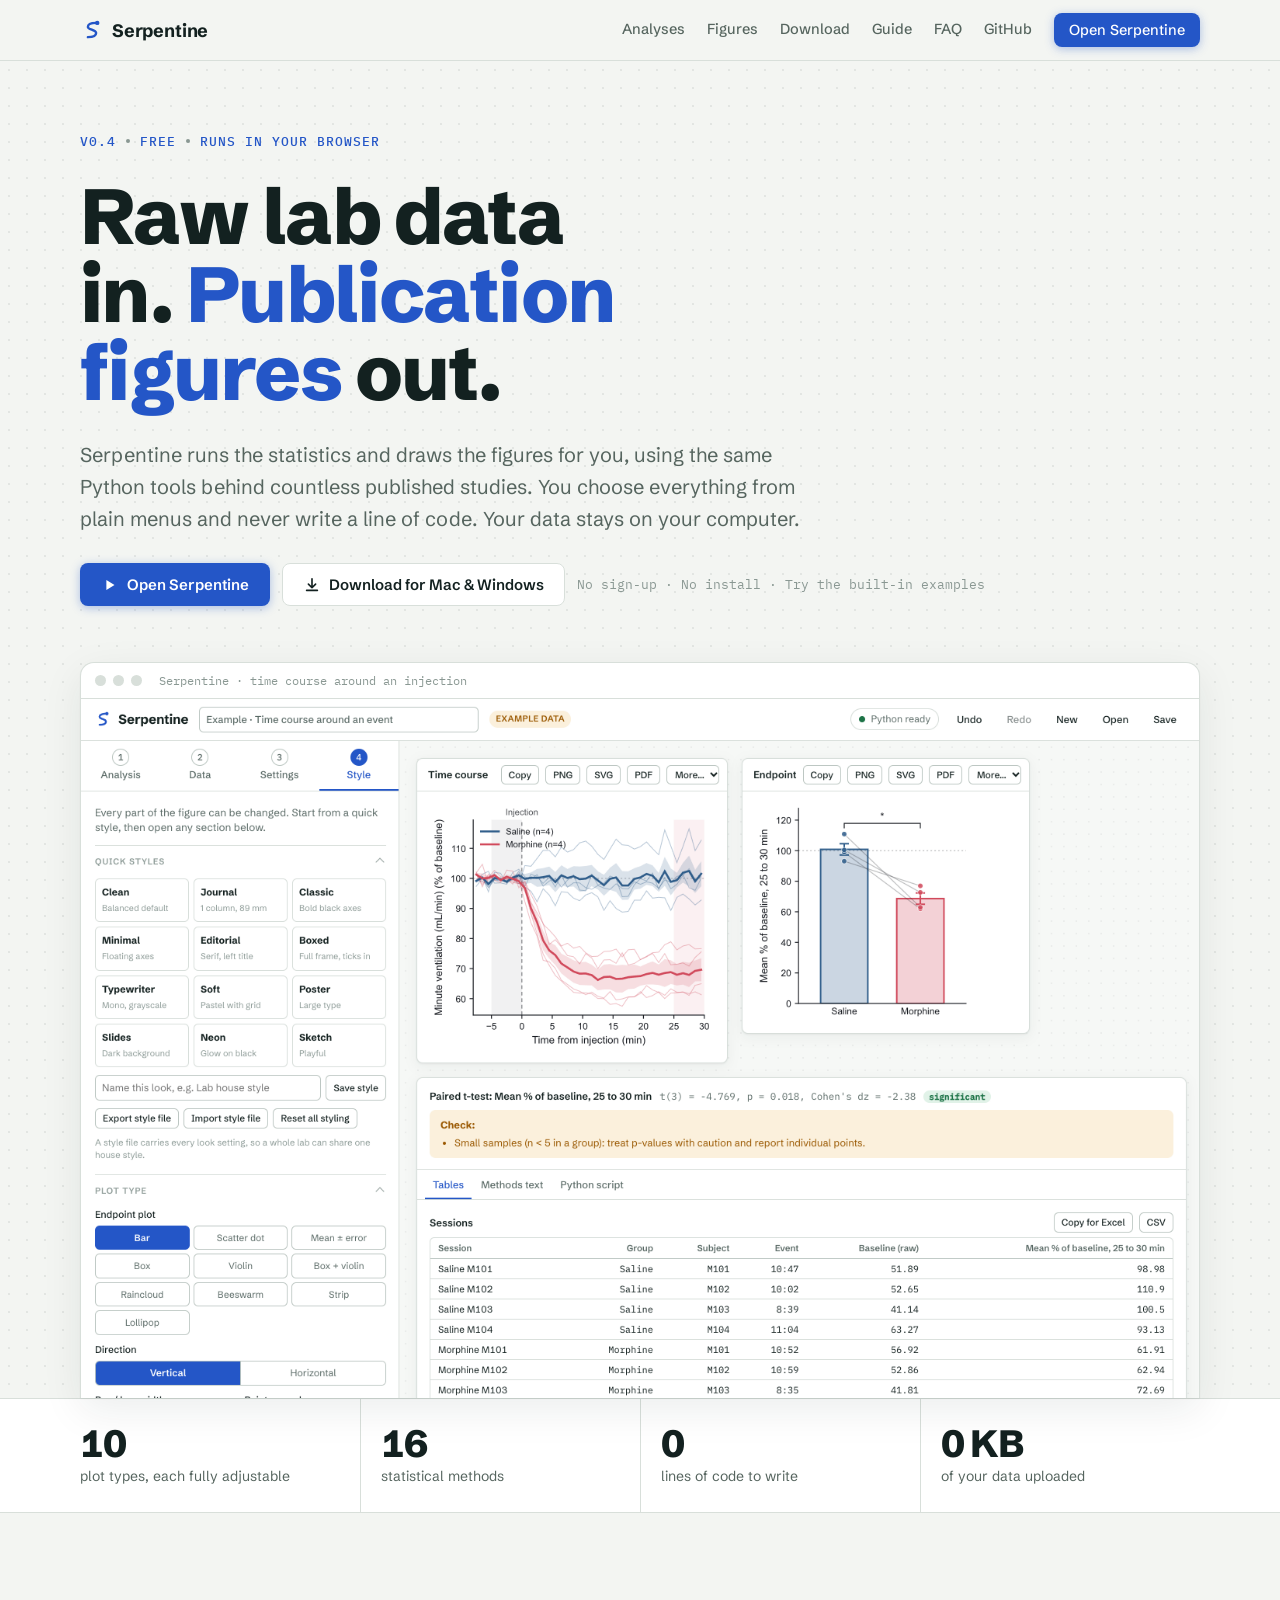
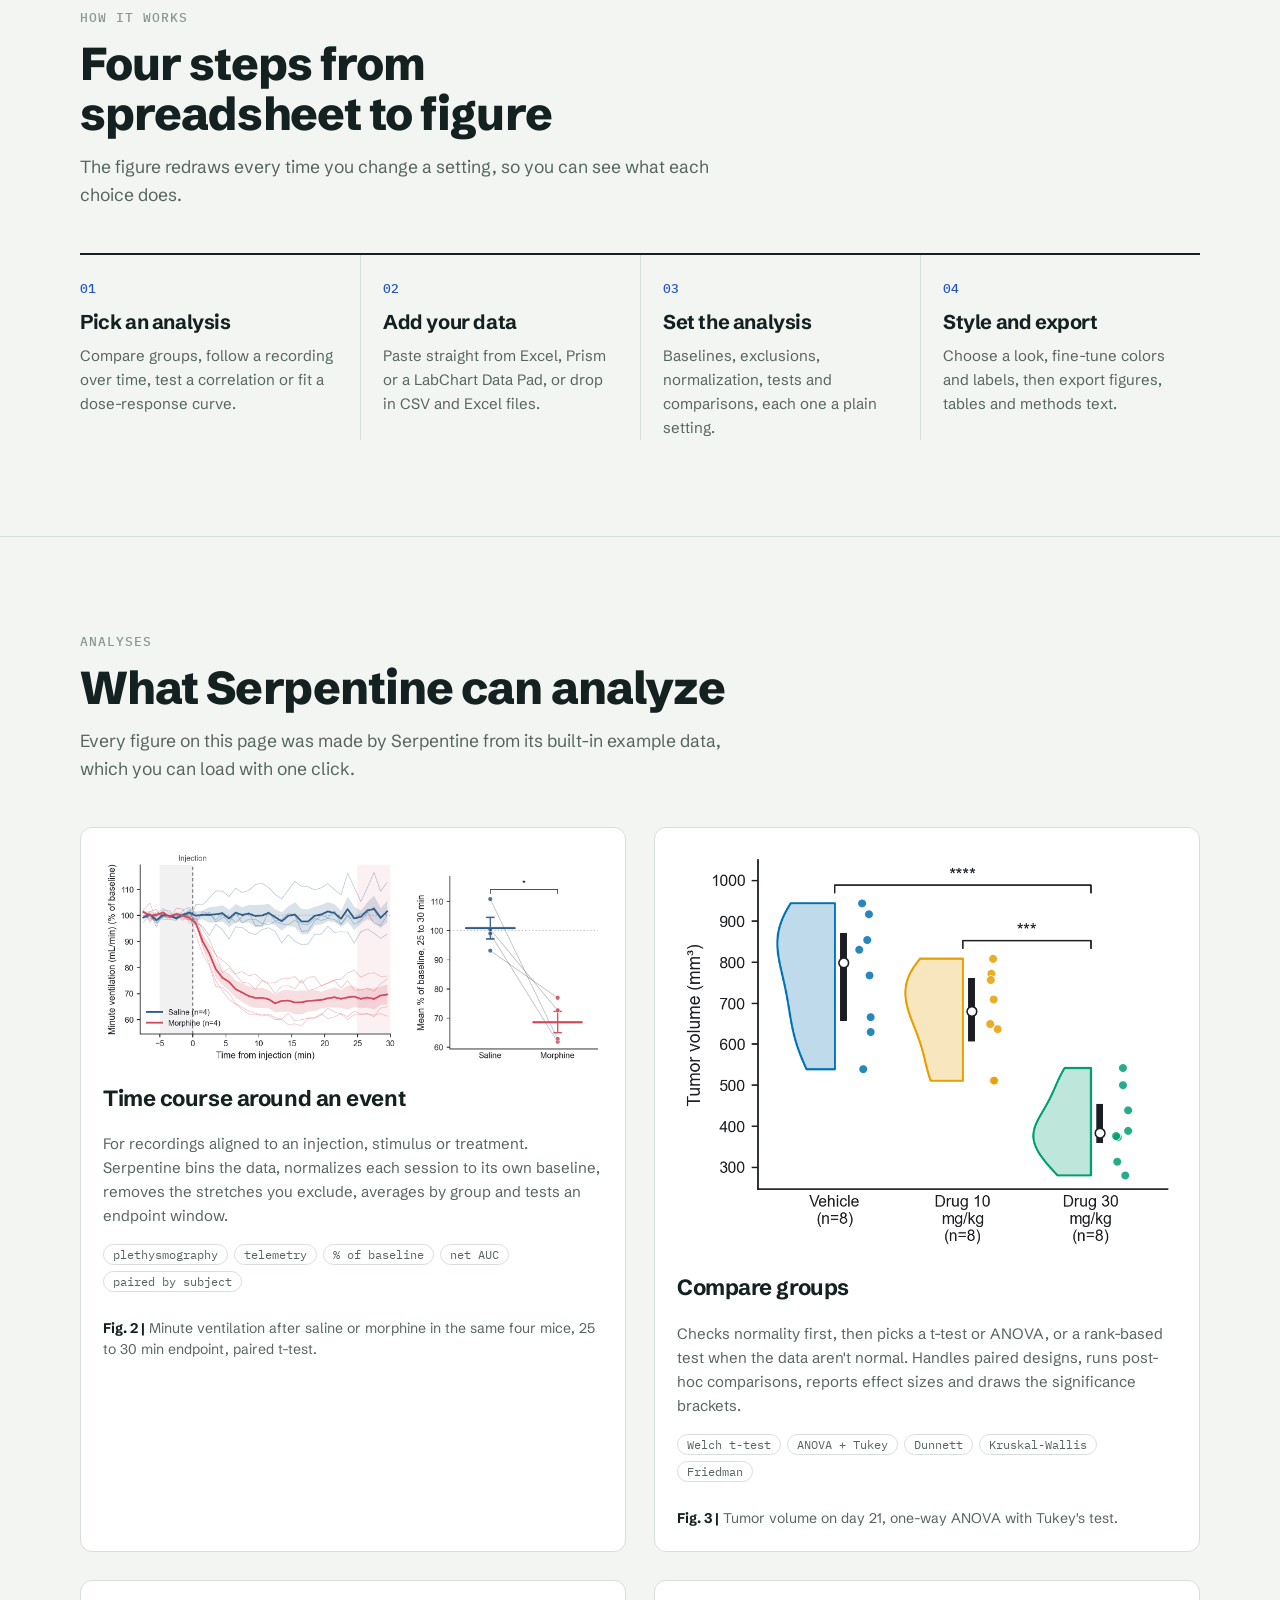
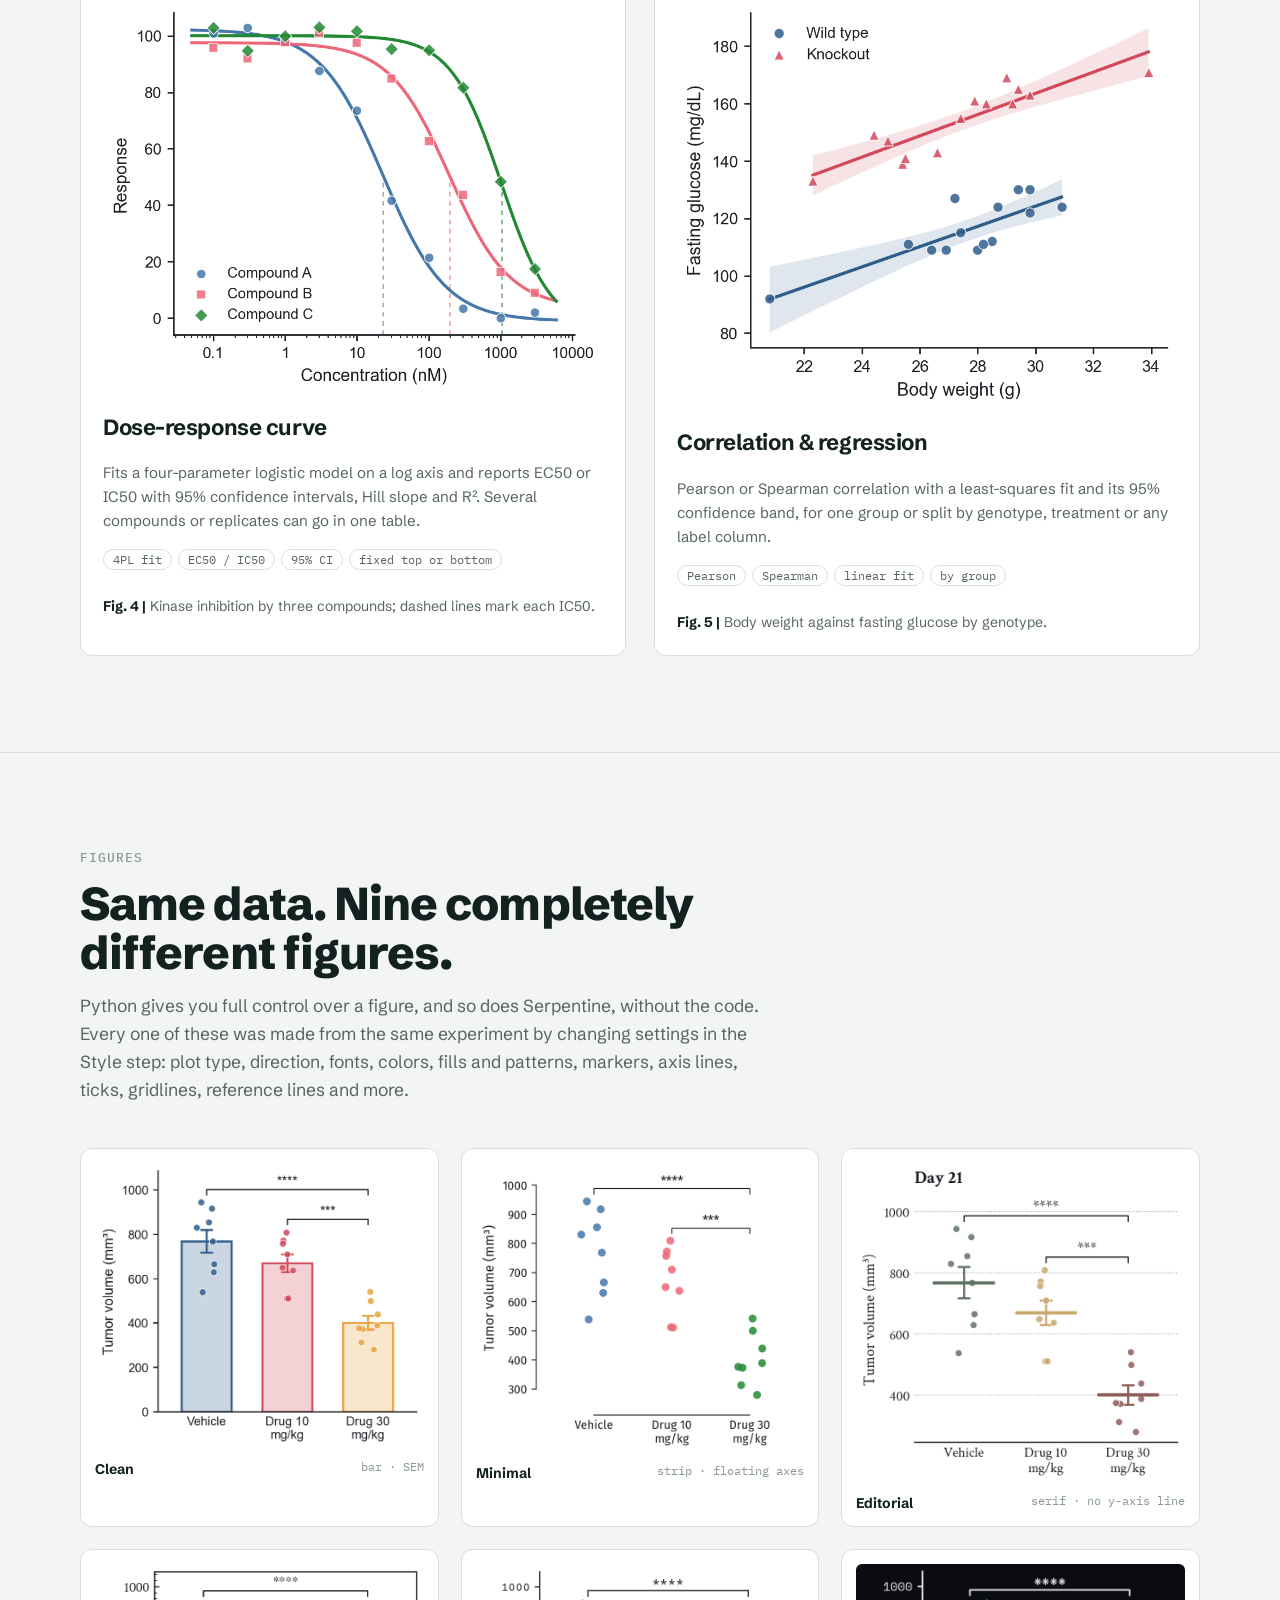
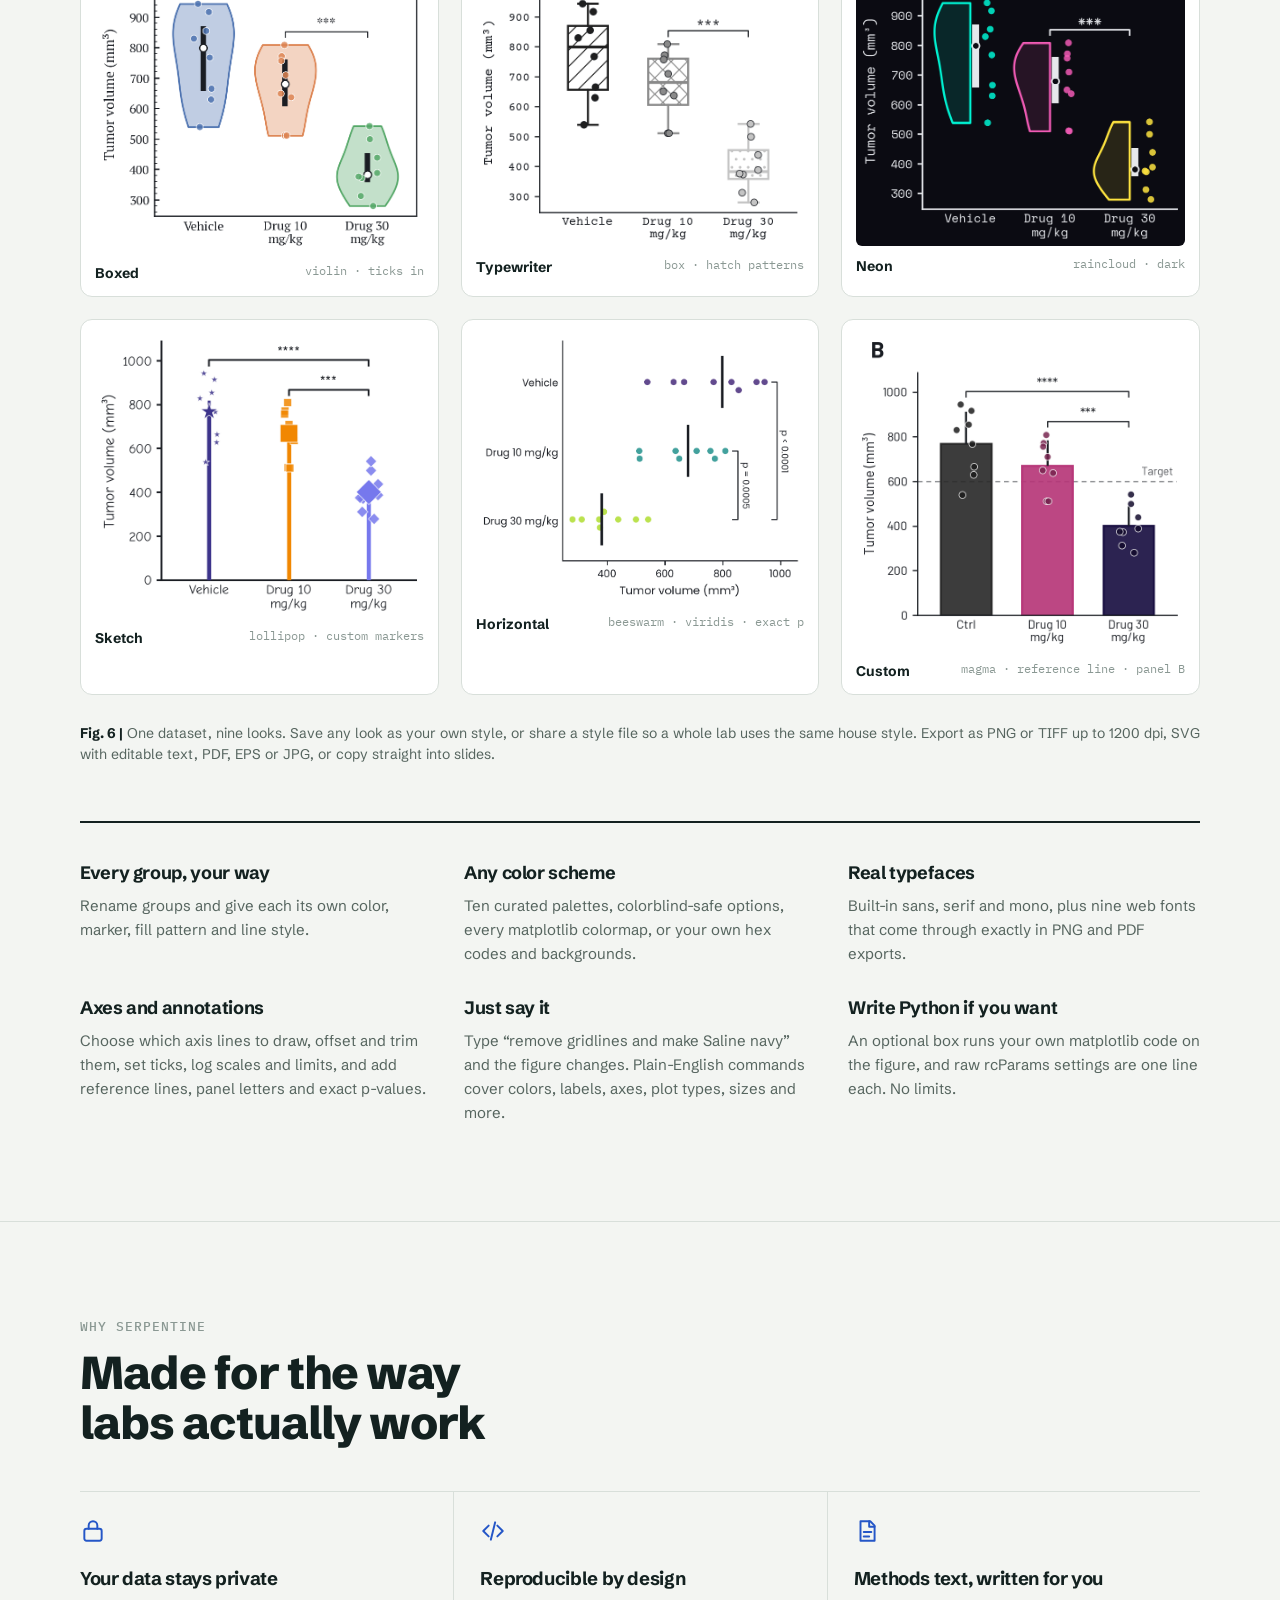
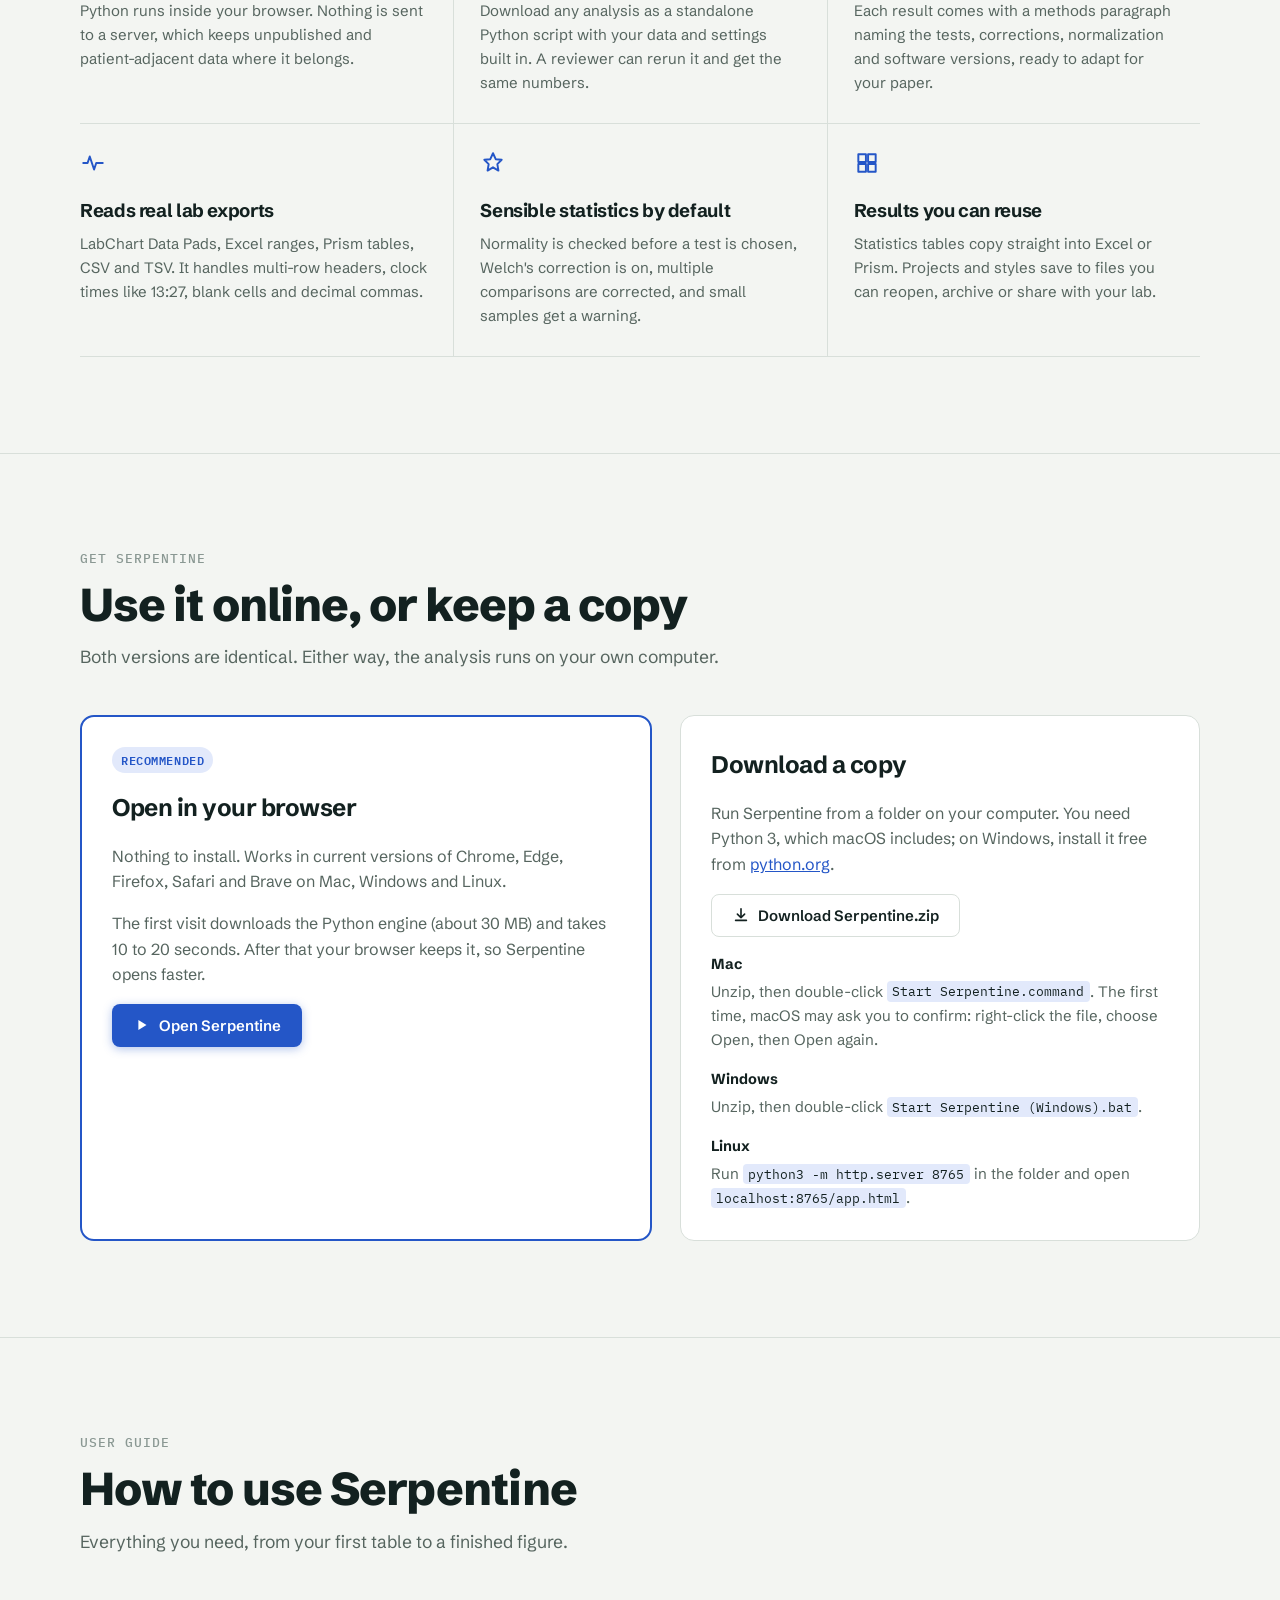
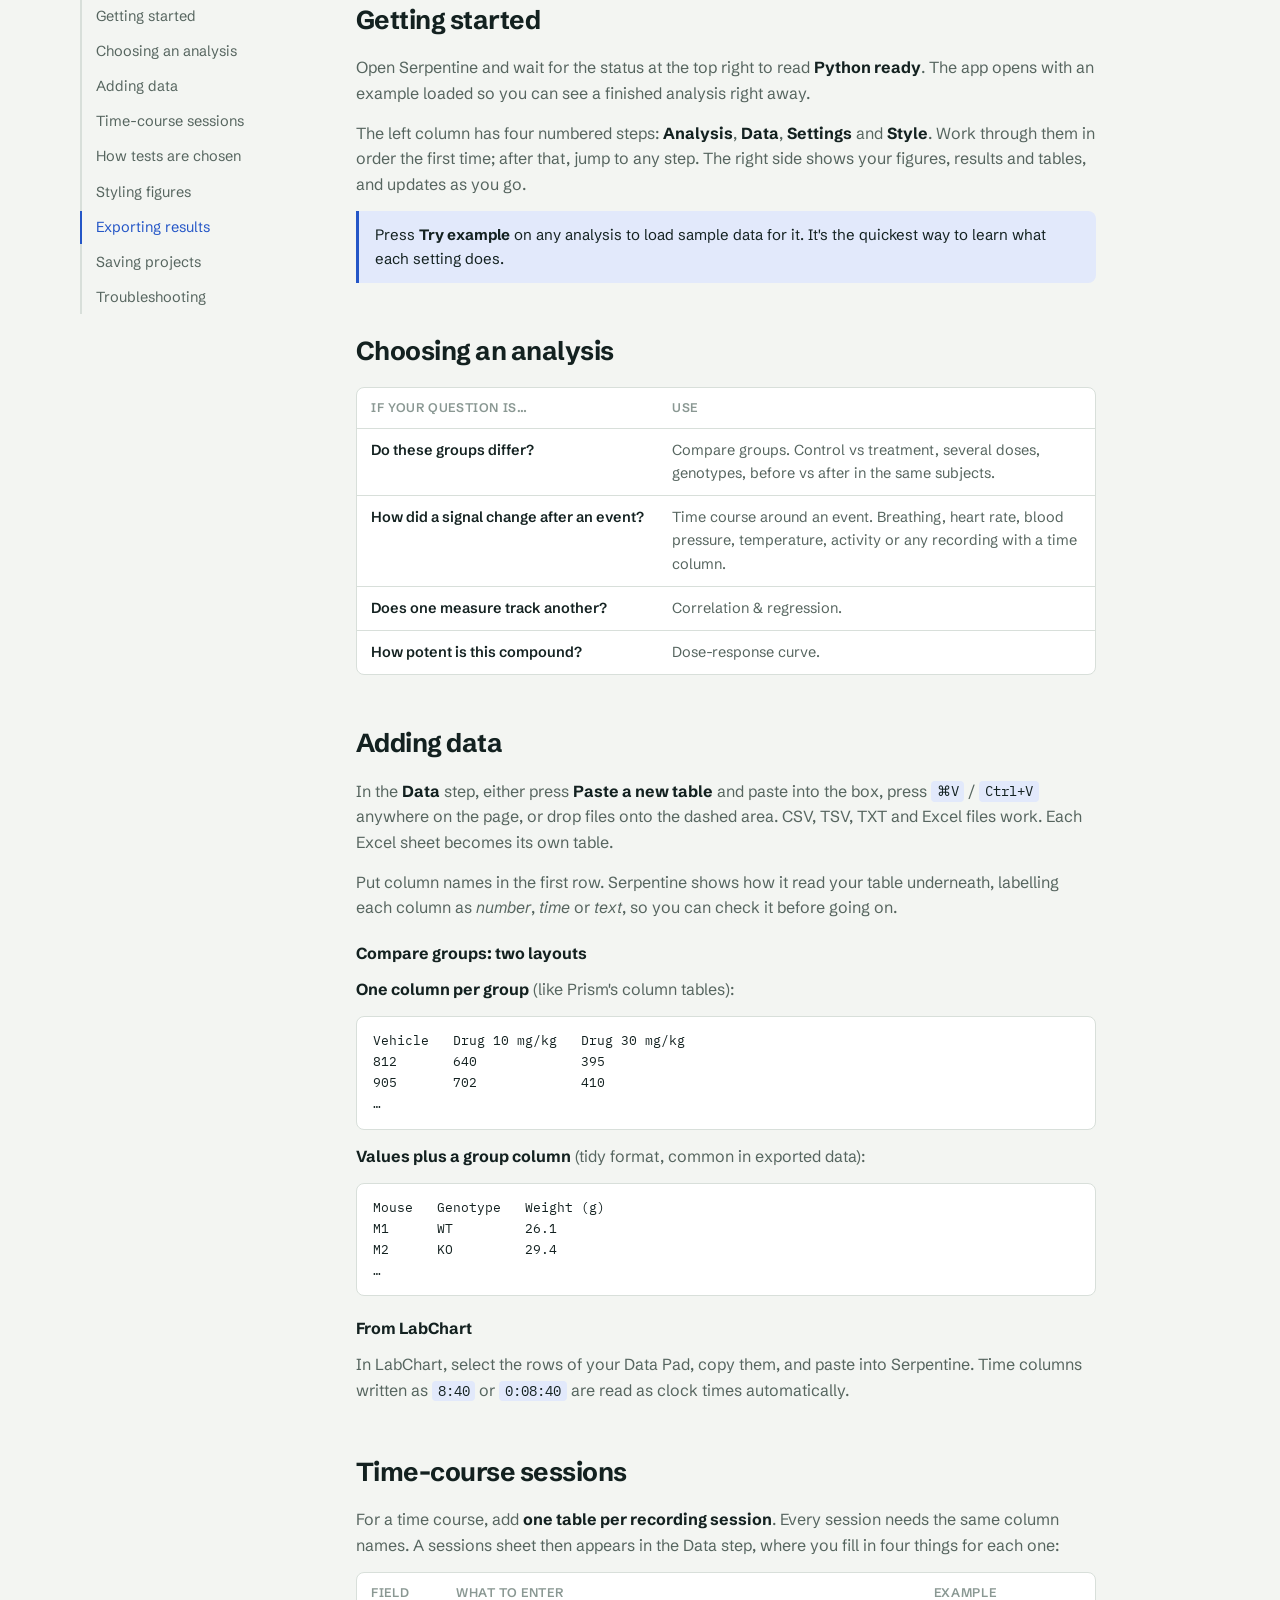
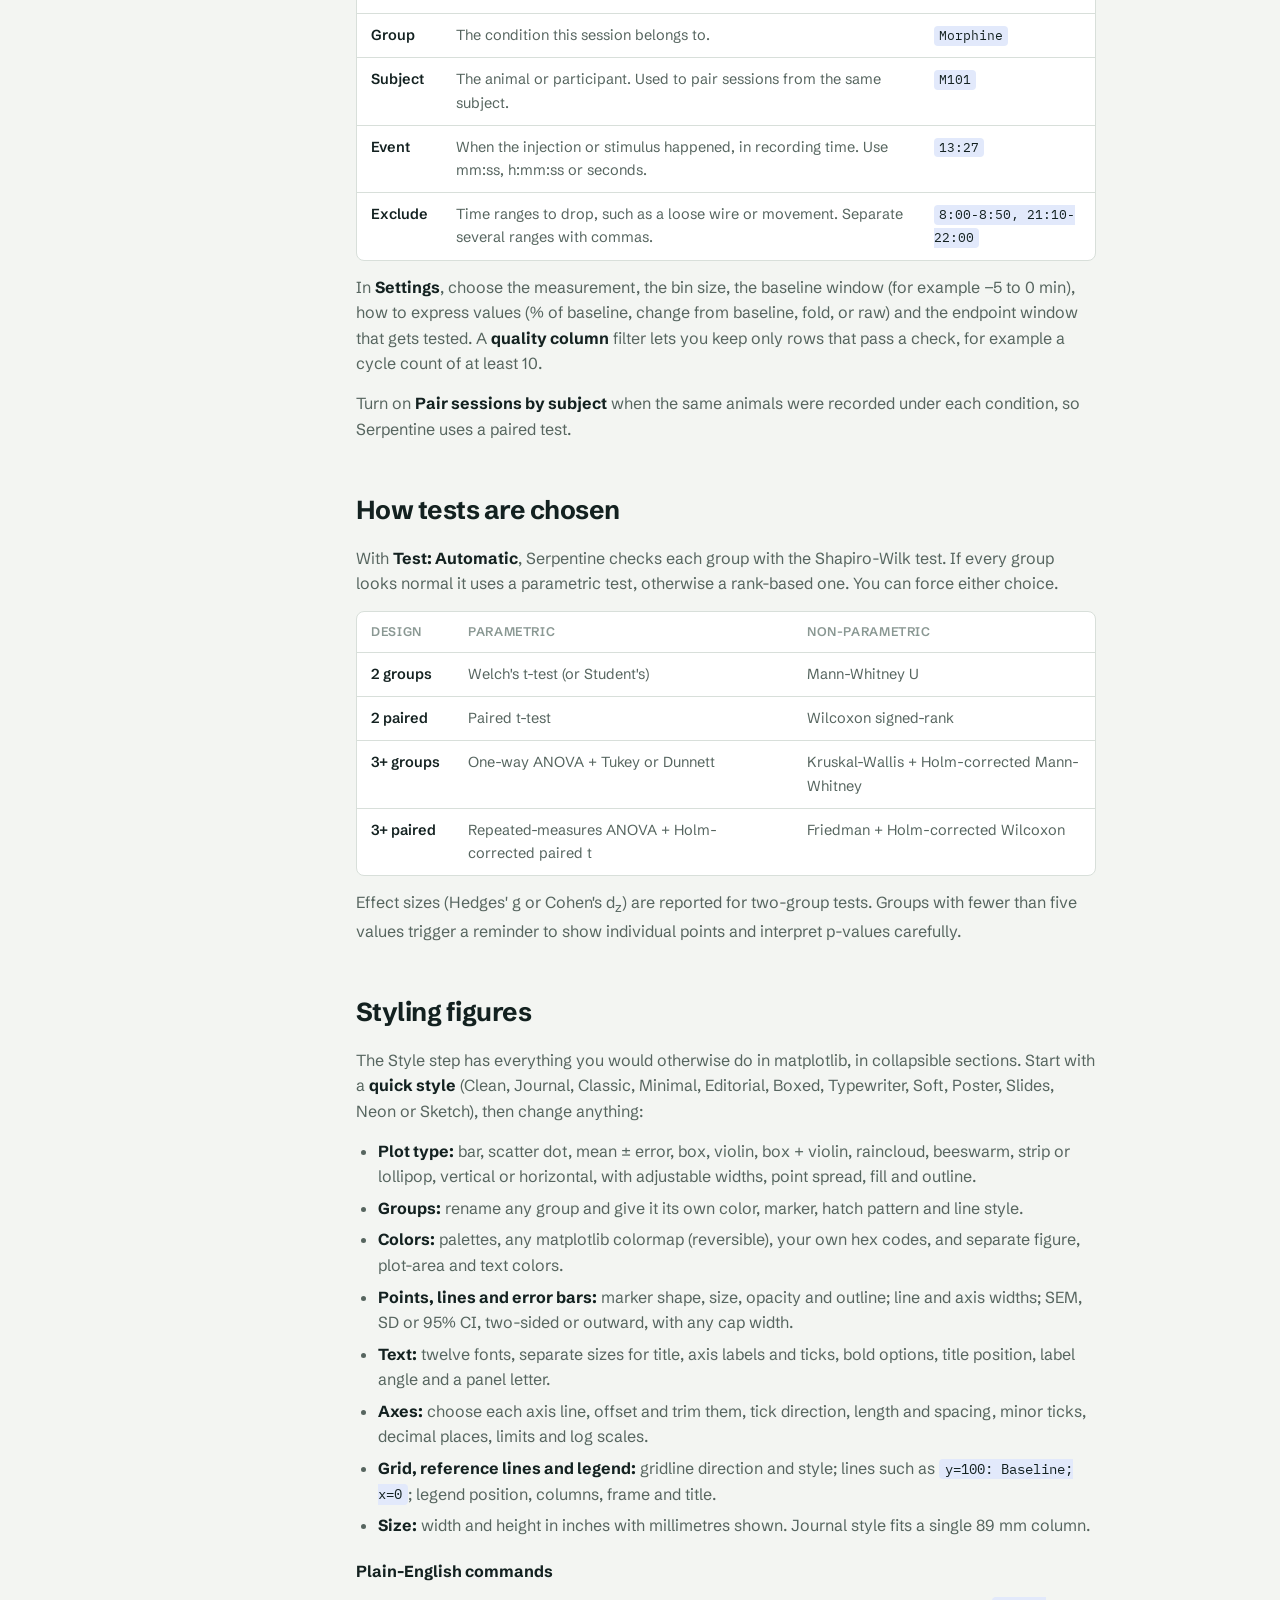
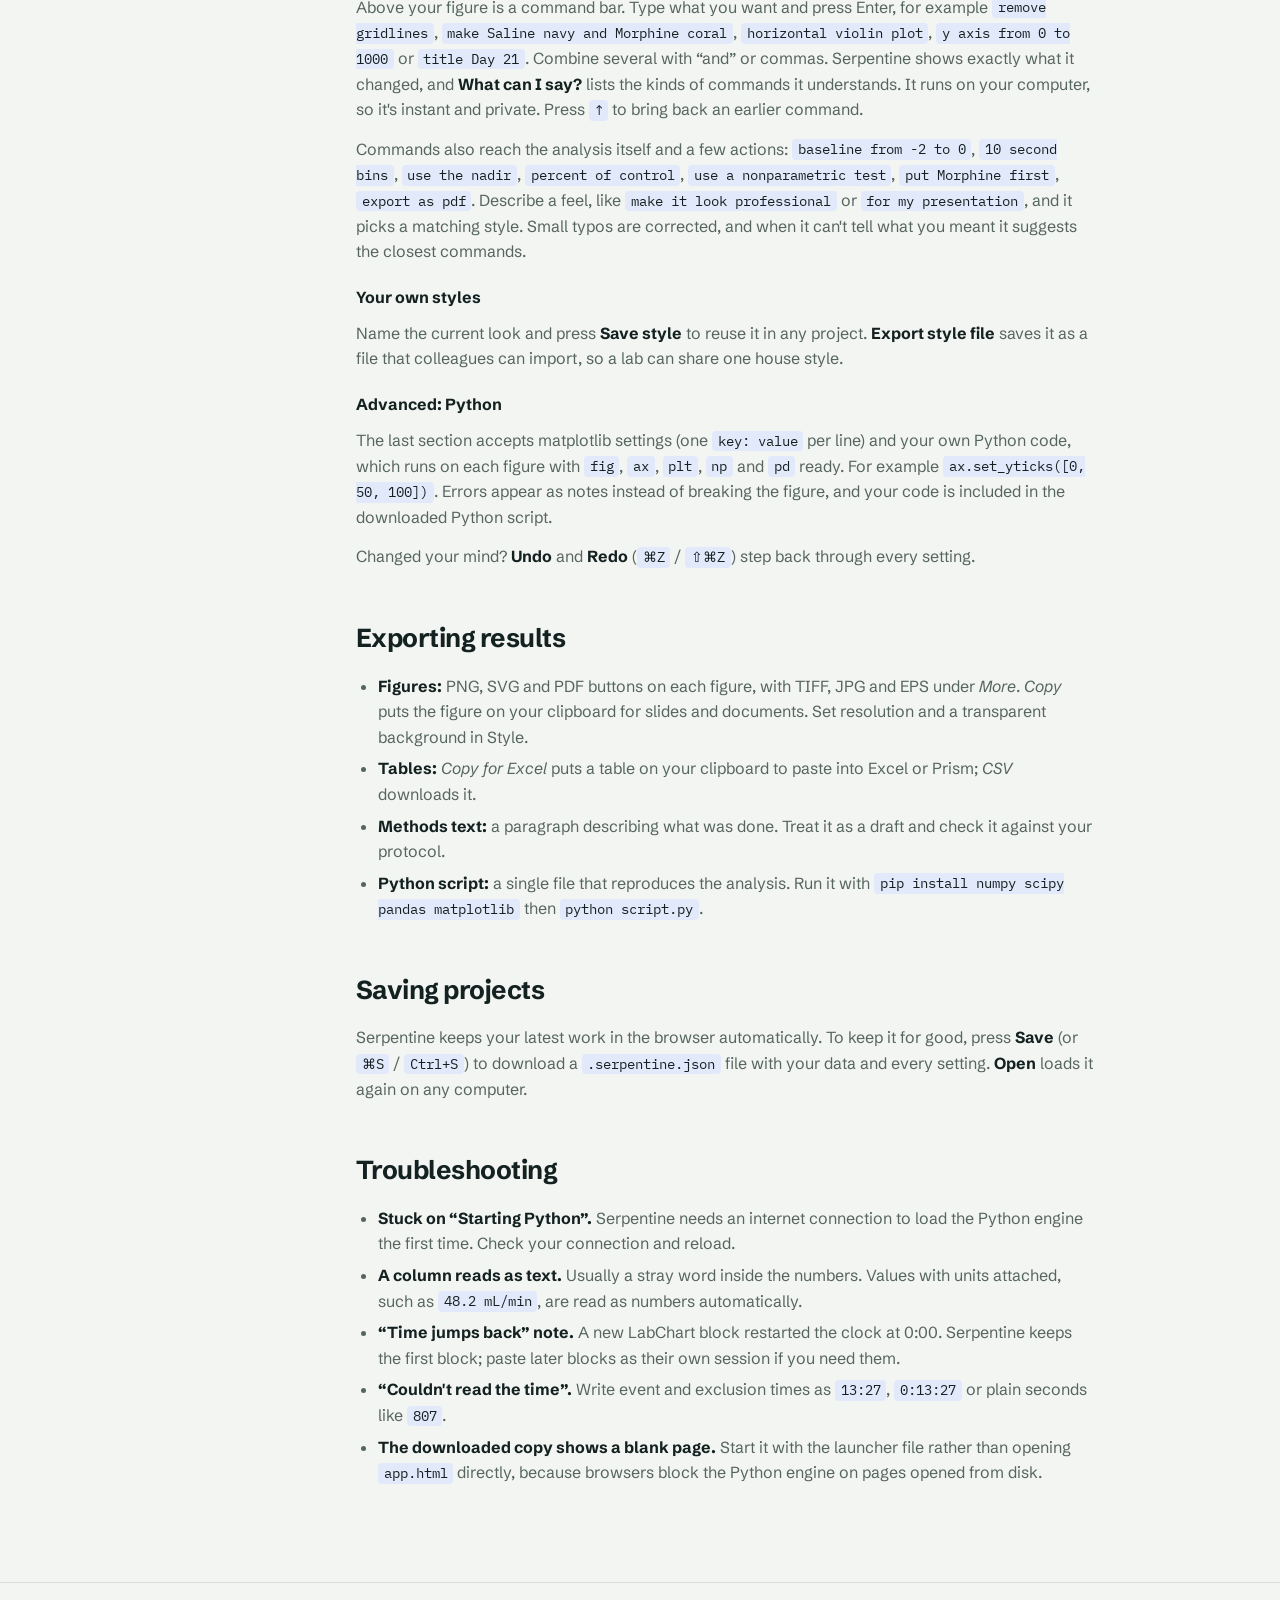
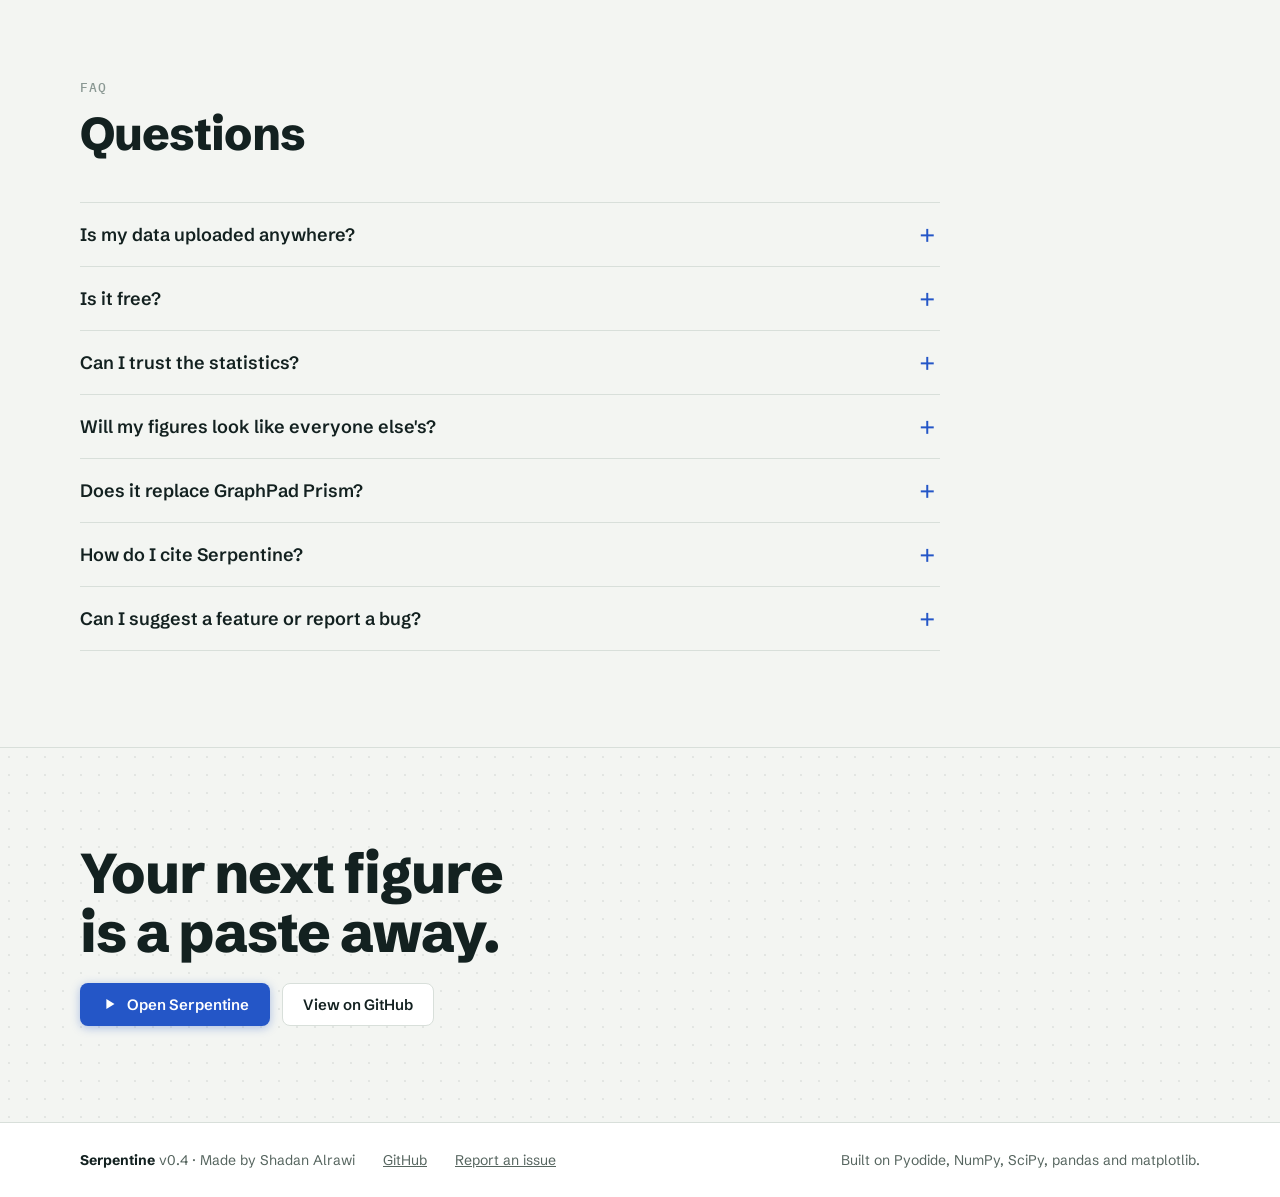
<file: index.html>
<!doctype html>
<html lang="en">
<head>
<meta charset="utf-8">
<meta name="viewport" content="width=device-width, initial-scale=1, viewport-fit=cover">
<title>Serpentine</title>
<meta name="claude:viewport-fit-sides" content="cover">
<meta name="description" content="Serpentine turns raw lab data into statistics and publication-quality figures without code. Python runs in your browser, so your data never leaves your computer.">
<meta property="og:title" content="Serpentine">
<meta property="og:description" content="Statistics and publication-quality figures from raw lab data. No code, nothing uploaded.">
<meta property="og:image" content="https://frizzell-5.github.io/Serpentine/docs/screenshot.png">
<meta property="og:type" content="website">
<link rel="icon" href="data:image/svg+xml,%3Csvg xmlns='http://www.w3.org/2000/svg' viewBox='0 0 32 32'%3E%3Cpath d='M21.5 6.5c-5.5 0-11 1.6-11 5.4s11 3.8 11 8.2-5.5 5.4-11 5.4' fill='none' stroke='%232456C7' stroke-width='3.2' stroke-linecap='round'/%3E%3Ccircle cx='23' cy='6.5' r='2.9' fill='%232456C7'/%3E%3C/svg%3E">
<link rel="preconnect" href="https://fonts.googleapis.com">
<link rel="preconnect" href="https://fonts.gstatic.com" crossorigin>
<link rel="stylesheet" href="https://fonts.googleapis.com/css2?family=Schibsted+Grotesk:ital,wght@0,400;0,500;0,600;0,700;0,800;1,400&family=IBM+Plex+Mono:wght@400;500&display=swap">
<style>
/* Layout: a journal "figure plate". Every image is a numbered figure with a caption,
   the way results appear in a paper; sections read like a methods section. */
:root {
  --bg: #F3F5F2;
  --paper: #FFFFFF;
  --ink: #132120;
  --muted: #56655F;
  --faint: #8A9893;
  --line: #D8DFDA;
  --accent: #2456C7;
  --accent-soft: #E2E9FB;
  --accent-ink: #FFFFFF;
  --signal: #D1495B;
  --dot: rgba(19, 33, 32, 0.075);
  --shadow: 0 1px 2px rgba(19,33,32,.06), 0 12px 40px rgba(19,33,32,.08);
  --display: "Schibsted Grotesk", "Helvetica Neue", Arial, sans-serif;
  --body: "Schibsted Grotesk", "Helvetica Neue", Arial, sans-serif;
  --mono: "IBM Plex Mono", ui-monospace, Menlo, Consolas, monospace;
  --wrap: 1160px;
  color-scheme: light;
}
@media (prefers-color-scheme: dark) {
  :root:not([data-theme="light"]) {
    --bg: #0D1311; --paper: #141C1A; --ink: #E3EAE7; --muted: #9AAAA4; --faint: #6E7E79; --line: #24302D;
    --accent: #84A7FF; --accent-soft: #1A2846; --accent-ink: #0A1120; --signal: #FF8593; --dot: rgba(227,234,231,.06);
    --shadow: 0 1px 2px rgba(0,0,0,.4), 0 12px 40px rgba(0,0,0,.35); color-scheme: dark;
  }
}
:root[data-theme="dark"] {
  --bg: #0D1311; --paper: #141C1A; --ink: #E3EAE7; --muted: #9AAAA4; --faint: #6E7E79; --line: #24302D;
  --accent: #84A7FF; --accent-soft: #1A2846; --accent-ink: #0A1120; --signal: #FF8593; --dot: rgba(227,234,231,.06);
  --shadow: 0 1px 2px rgba(0,0,0,.4), 0 12px 40px rgba(0,0,0,.35); color-scheme: dark;
}
* { box-sizing: border-box; }
[hidden] { display: none !important; }
html { scroll-behavior: smooth; scroll-padding-top: 76px; }
body { margin: 0; background: var(--bg); color: var(--ink); font: 16px/1.6 var(--body); -webkit-font-smoothing: antialiased; }
img { max-width: 100%; height: auto; display: block; }
a { color: var(--accent); }
:focus-visible { outline: 2px solid var(--accent); outline-offset: 3px; border-radius: 4px; }
h1, h2, h3 { font-family: var(--display); text-wrap: balance; margin: 0; letter-spacing: -0.02em; }
p { margin: 0; }
code, kbd { font-family: var(--mono); font-size: .88em; background: var(--accent-soft); color: var(--ink); padding: .1em .4em; border-radius: 4px; }
.wrap { max-width: var(--wrap); margin: 0 auto; padding-left: max(20px, env(safe-area-inset-left, 0px)); padding-right: max(20px, env(safe-area-inset-right, 0px)); }

/* ---------- Header ---------- */
body::before { content: ""; position: fixed; inset: 0 0 auto; height: env(safe-area-inset-top, 0px); z-index: 30; background: var(--bg); }
.site-head { position: sticky; top: env(safe-area-inset-top, 0px); z-index: 20; background: color-mix(in srgb, var(--bg) 88%, transparent); backdrop-filter: blur(10px); border-bottom: 1px solid var(--line); }
.site-head .wrap { display: flex; align-items: center; gap: 24px; height: 60px; }
.logo { display: flex; align-items: center; gap: 8px; color: var(--accent); text-decoration: none; }
.logo svg { width: 24px; height: 24px; }
.logo span { font: 700 18px var(--display); color: var(--ink); letter-spacing: -.01em; }
.nav { display: flex; gap: 22px; margin-left: auto; align-items: center; }
.nav a { color: var(--muted); text-decoration: none; font-size: 14.5px; font-weight: 500; }
.nav a:hover { color: var(--ink); }
.nav a.btn-primary, .nav a.btn-primary:hover { color: var(--accent-ink); }
.btn { display: inline-flex; align-items: center; justify-content: center; gap: 8px; padding: 11px 20px; border-radius: 8px; font: 600 15px var(--body); text-decoration: none; border: 1.5px solid transparent; cursor: pointer; white-space: nowrap; transition: transform .15s, box-shadow .15s; }
.btn svg { width: 18px; height: 18px; flex: none; }
.btn-primary { background: var(--accent); color: var(--accent-ink); box-shadow: 0 2px 10px color-mix(in srgb, var(--accent) 35%, transparent); }
.btn-primary:hover { transform: translateY(-1px); box-shadow: 0 6px 18px color-mix(in srgb, var(--accent) 40%, transparent); }
.btn-line { border-color: var(--line); color: var(--ink); background: var(--paper); }
.btn-line:hover { border-color: var(--accent); color: var(--accent); }
.btn-small { padding: 7px 14px; font-size: 14px; }
@media (max-width: 760px) { .nav a:not(.btn) { display: none; } }

/* ---------- Hero ---------- */
.hero { background-image: radial-gradient(var(--dot) 1.2px, transparent 1.2px); background-size: 18px 18px; border-bottom: 1px solid var(--line); }
.hero .wrap { padding-block: 72px 0; display: grid; gap: 28px; }
.eyebrow { font: 500 12.5px var(--mono); letter-spacing: .08em; text-transform: uppercase; color: var(--accent); display: flex; gap: 10px; align-items: center; flex-wrap: wrap; }
.eyebrow i { width: 4px; height: 4px; border-radius: 50%; background: var(--faint); display: inline-block; }
.hero h1 { font-size: clamp(40px, 6.4vw, 78px); line-height: 1.0; font-weight: 800; max-width: 15ch; }
.hero h1 em { font-style: normal; color: var(--accent); }
.lede { font-size: clamp(17px, 1.6vw, 20px); color: var(--muted); max-width: 60ch; }
.cta { display: flex; gap: 12px; flex-wrap: wrap; align-items: center; }
.cta-note { font: 13px var(--mono); color: var(--faint); }
.plate { margin-top: 28px; background: var(--paper); border: 1px solid var(--line); border-bottom: 0; border-radius: 14px 14px 0 0; box-shadow: var(--shadow); overflow: hidden; }
.plate-bar { display: flex; align-items: center; gap: 7px; padding: 10px 14px; border-bottom: 1px solid var(--line); }
.plate-bar i { width: 11px; height: 11px; border-radius: 50%; background: var(--line); display: block; }
.plate-bar span { margin-left: 10px; font: 12px var(--mono); color: var(--faint); }

/* ---------- Figure captions (journal style) ---------- */
figure { margin: 0; }
figcaption { font-size: 14px; color: var(--muted); padding-top: 10px; line-height: 1.5; }
figcaption b { color: var(--ink); font-weight: 700; }
.figlabel { font-weight: 700; color: var(--ink); }

/* ---------- Stats strip ---------- */
.strip { border-bottom: 1px solid var(--line); background: var(--paper); }
.strip .wrap { display: grid; grid-template-columns: repeat(4, 1fr); }
.stat { padding: 26px 20px 24px; border-left: 1px solid var(--line); }
.stat:first-child { border-left: 0; padding-left: 0; }
.stat b { display: block; font: 800 38px/1 var(--display); letter-spacing: -.03em; font-variant-numeric: tabular-nums; }
.stat span { font-size: 14px; color: var(--muted); }
@media (max-width: 760px) { .strip .wrap { grid-template-columns: 1fr 1fr; } .stat:nth-child(3) { border-left: 0; padding-left: 0; } .stat { border-top: 1px solid var(--line); } .stat:nth-child(-n+2) { border-top: 0; } }

/* ---------- Sections ---------- */
section.block { padding-block: 96px; border-bottom: 1px solid var(--line); }
.section-head { display: grid; gap: 14px; margin-bottom: 44px; max-width: 760px; }
.kicker { font: 500 12.5px var(--mono); letter-spacing: .08em; text-transform: uppercase; color: var(--faint); }
.section-head h2 { font-size: clamp(30px, 4vw, 46px); line-height: 1.08; font-weight: 800; }
.section-head p { color: var(--muted); font-size: 17.5px; max-width: 62ch; }

/* steps */
.steps { display: grid; grid-template-columns: repeat(4, 1fr); gap: 0; counter-reset: step; border-top: 2px solid var(--ink); }
.steps li { list-style: none; padding: 20px 22px 0 0; }
.steps li + li { padding-left: 22px; border-left: 1px solid var(--line); }
.steps .n { font: 500 13px var(--mono); color: var(--accent); }
.steps h3 { font-size: 20px; margin: 6px 0 6px; }
.steps p { color: var(--muted); font-size: 15px; }
.steps ol, ol.steps { margin: 0; padding: 0; }
@media (max-width: 860px) { .steps { grid-template-columns: 1fr 1fr; row-gap: 28px; } .steps li:nth-child(3) { border-left: 0; padding-left: 0; } }
@media (max-width: 520px) { .steps { grid-template-columns: 1fr; } .steps li + li { border-left: 0; padding-left: 0; } }

/* gallery */
.gallery { display: grid; grid-template-columns: repeat(2, minmax(0, 1fr)); gap: 28px; }
.card { background: var(--paper); border: 1px solid var(--line); border-radius: 12px; padding: 22px; display: grid; gap: 16px; align-content: start; min-width: 0; }
.card .imgs { display: grid; grid-template-columns: 1fr; gap: 12px; align-items: end; }
.card .imgs.two { grid-template-columns: 1.55fr 1fr; }
.card h3 { font-size: 22px; }
.card p { color: var(--muted); font-size: 15px; }
.tags { display: flex; flex-wrap: wrap; gap: 6px; }
.tags span { font: 12px var(--mono); border: 1px solid var(--line); border-radius: 99px; padding: 2px 9px; color: var(--muted); }
@media (max-width: 860px) { .gallery { grid-template-columns: 1fr; } }

/* style showcase */
.looks { display: grid; grid-template-columns: repeat(3, minmax(0, 1fr)); gap: 22px; }
.look { background: var(--paper); border: 1px solid var(--line); border-radius: 12px; padding: 14px 14px 12px; min-width: 0; }
.look img { border-radius: 6px; }
.look figcaption { display: flex; justify-content: space-between; gap: 10px; }
.look figcaption span { font: 12px var(--mono); color: var(--faint); text-align: right; }
.freedom { display: grid; grid-template-columns: repeat(3, minmax(0, 1fr)); gap: 28px 32px; margin-top: 56px; padding-top: 36px; border-top: 2px solid var(--ink); }
.freedom h3 { font-size: 18px; margin-bottom: 6px; }
.freedom p { color: var(--muted); font-size: 15px; }
@media (max-width: 860px) { .freedom { grid-template-columns: 1fr 1fr; } }
@media (max-width: 520px) { .freedom { grid-template-columns: 1fr; } }
@media (max-width: 860px) { .looks { grid-template-columns: repeat(2, minmax(0, 1fr)); } }
@media (max-width: 520px) { .looks { grid-template-columns: 1fr; } }

/* features */
.features { display: grid; grid-template-columns: repeat(3, minmax(0, 1fr)); gap: 0; border-top: 1px solid var(--line); }
.feature { padding: 26px 26px 28px 0; border-bottom: 1px solid var(--line); }
.feature:not(:nth-child(3n+1)) { padding-left: 26px; border-left: 1px solid var(--line); }
.feature svg { width: 26px; height: 26px; color: var(--accent); margin-bottom: 12px; }
.feature h3 { font-size: 18.5px; margin-bottom: 6px; }
.feature p { color: var(--muted); font-size: 15px; }
@media (max-width: 860px) { .features { grid-template-columns: 1fr; } .feature:not(:nth-child(3n+1)) { padding-left: 0; border-left: 0; } }

/* download */
.download { display: grid; grid-template-columns: 1.1fr 1fr; gap: 28px; }
.dl-card { background: var(--paper); border: 1px solid var(--line); border-radius: 14px; padding: 30px; display: grid; gap: 16px; align-content: start; min-width: 0; }
.dl-card.featured { border: 2px solid var(--accent); }
.dl-card h3 { font-size: 24px; }
.dl-card p { color: var(--muted); }
.dl-card ol { margin: 0; padding-left: 20px; color: var(--muted); display: grid; gap: 8px; font-size: 15px; }
.os { display: grid; gap: 4px; }
.os b { font-size: 14.5px; }
.pill { display: inline-block; font: 600 11.5px var(--mono); letter-spacing: .05em; text-transform: uppercase; color: var(--accent); background: var(--accent-soft); padding: 3px 9px; border-radius: 99px; justify-self: start; }
@media (max-width: 860px) { .download { grid-template-columns: 1fr; } }

/* guide */
.guide { display: grid; grid-template-columns: 220px minmax(0, 1fr); gap: 56px; align-items: start; }
.toc { position: sticky; top: 90px; display: grid; gap: 2px; border-left: 2px solid var(--line); }
.toc a { color: var(--muted); text-decoration: none; font-size: 14.5px; padding: 5px 0 5px 14px; margin-left: -2px; border-left: 2px solid transparent; }
.toc a:hover, .toc a.on { color: var(--accent); border-left-color: var(--accent); }
.doc { display: grid; gap: 48px; max-width: 74ch; }
.doc article { display: grid; gap: 14px; }
.doc h3 { font-size: 26px; }
.doc h4 { font: 700 16px var(--display); margin: 8px 0 0; }
.doc p, .doc li { color: var(--muted); }
.doc ul, .doc ol { margin: 0; padding-left: 22px; display: grid; gap: 6px; }
.doc strong { color: var(--ink); }
.sample { background: var(--paper); border: 1px solid var(--line); border-radius: 8px; padding: 14px 16px; font: 13px/1.6 var(--mono); overflow-x: auto; white-space: pre; color: var(--ink); margin: 0; }
.tbl { overflow-x: auto; border: 1px solid var(--line); border-radius: 8px; background: var(--paper); }
.tbl table { border-collapse: collapse; width: 100%; font-size: 14.5px; }
.tbl th, .tbl td { text-align: left; padding: 10px 14px; border-bottom: 1px solid var(--line); vertical-align: top; }
.tbl th { font-size: 12.5px; text-transform: uppercase; letter-spacing: .05em; color: var(--faint); font-weight: 600; }
.tbl tr:last-child td { border-bottom: 0; }
.tbl td:first-child { color: var(--ink); font-weight: 600; white-space: nowrap; }
.tbl td { color: var(--muted); }
.callout { border-left: 3px solid var(--accent); background: var(--accent-soft); padding: 12px 16px; border-radius: 0 8px 8px 0; color: var(--ink); font-size: 15px; }
@media (max-width: 860px) { .guide { grid-template-columns: 1fr; } .toc { display: none; } }

/* faq */
.faq { display: grid; gap: 0; border-top: 1px solid var(--line); max-width: 860px; }
.faq details { border-bottom: 1px solid var(--line); }
.faq summary { cursor: pointer; list-style: none; padding: 20px 40px 20px 0; font: 600 18px var(--display); position: relative; }
.faq summary::-webkit-details-marker { display: none; }
.faq summary::after { content: "+"; position: absolute; right: 4px; top: 16px; font: 400 26px var(--display); color: var(--accent); transition: transform .2s; }
.faq details[open] summary::after { transform: rotate(45deg); }
.faq details p { color: var(--muted); padding: 0 40px 22px 0; max-width: 70ch; }

/* closing + footer */
.closing { padding-block: 96px; text-align: left; background-image: radial-gradient(var(--dot) 1.2px, transparent 1.2px); background-size: 18px 18px; }
.closing .wrap { display: grid; gap: 22px; }
.closing h2 { font-size: clamp(32px, 4.6vw, 56px); font-weight: 800; line-height: 1.04; max-width: 18ch; }
footer { border-top: 1px solid var(--line); background: var(--paper); }
footer .wrap { display: flex; flex-wrap: wrap; gap: 14px 28px; align-items: center; padding-block: 26px calc(26px + env(safe-area-inset-bottom, 0px)); font-size: 14px; color: var(--muted); }
footer a { color: var(--muted); }
footer .sp { margin-left: auto; }

@media (prefers-reduced-motion: no-preference) {
  .rise { animation: rise .7s cubic-bezier(.2,.7,.2,1) both; }
  .rise.d1 { animation-delay: .06s; } .rise.d2 { animation-delay: .12s; } .rise.d3 { animation-delay: .18s; } .rise.d4 { animation-delay: .26s; }
  @keyframes rise { from { transform: translateY(14px); } to { transform: none; } }
}
@media (prefers-reduced-motion: reduce) { html { scroll-behavior: auto; } * { transition: none !important; } }
</style>
</head>
<body>

<header class="site-head">
  <div class="wrap">
    <a class="logo" href="#top" aria-label="Serpentine home">
      <svg viewBox="0 0 32 32" aria-hidden="true"><path d="M21.5 6.5c-5.5 0-11 1.6-11 5.4s11 3.8 11 8.2-5.5 5.4-11 5.4" fill="none" stroke="currentColor" stroke-width="3.2" stroke-linecap="round"/><circle cx="23" cy="6.5" r="2.9" fill="currentColor"/></svg>
      <span>Serpentine</span>
    </a>
    <nav class="nav" aria-label="Main">
      <a href="#analyses">Analyses</a>
      <a href="#styles">Figures</a>
      <a href="#download">Download</a>
      <a href="#guide">Guide</a>
      <a href="#faq">FAQ</a>
      <a href="https://github.com/Frizzell-5/Serpentine">GitHub</a>
      <a class="btn btn-primary btn-small" href="app.html">Open Serpentine</a>
    </nav>
  </div>
</header>

<main id="top">
  <!-- Hero -->
  <section class="hero">
    <div class="wrap">
      <div class="eyebrow rise"><span>v0.4</span><i></i><span>Free</span><i></i><span>Runs in your browser</span></div>
      <h1 class="rise d1">Raw lab data in. <em>Publication figures</em> out.</h1>
      <p class="lede rise d2">Serpentine runs the statistics and draws the figures for you, using the same Python tools behind countless published studies. You choose everything from plain menus and never write a line of code. Your data stays on your computer.</p>
      <div class="cta rise d3">
        <a class="btn btn-primary" href="app.html">
          <svg viewBox="0 0 20 20" fill="currentColor" aria-hidden="true"><path d="M6 4.5v11l9-5.5-9-5.5z"/></svg>Open Serpentine</a>
        <a class="btn btn-line" href="https://github.com/Frizzell-5/Serpentine/releases/latest/download/Serpentine.zip">
          <svg viewBox="0 0 20 20" fill="none" stroke="currentColor" stroke-width="1.8" stroke-linecap="round" stroke-linejoin="round" aria-hidden="true"><path d="M10 3v10m0 0l-4-4m4 4l4-4M4 16h12"/></svg>Download for Mac &amp; Windows</a>
        <span class="cta-note">No sign-up · No install · Try the built-in examples</span>
      </div>
      <figure class="plate rise d4">
        <div class="plate-bar" aria-hidden="true"><i></i><i></i><i></i><span>Serpentine · time course around an injection</span></div>
        <img src="docs/screenshot.png" width="2880" height="1720" alt="Serpentine showing ventilation recordings from saline and morphine sessions aligned to the injection, with a time-course plot, an endpoint bar chart, a paired t-test result and a sessions table.">
      </figure>
    </div>
  </section>

  <!-- Facts -->
  <div class="strip">
    <div class="wrap">
      <div class="stat"><b>10</b><span>plot types, each fully adjustable</span></div>
      <div class="stat"><b>16</b><span>statistical methods</span></div>
      <div class="stat"><b>0</b><span>lines of code to write</span></div>
      <div class="stat"><b>0&nbsp;KB</b><span>of your data uploaded</span></div>
    </div>
  </div>

  <!-- How it works -->
  <section class="block" id="how">
    <div class="wrap">
      <div class="section-head">
        <span class="kicker">How it works</span>
        <h2>Four steps from spreadsheet to figure</h2>
        <p>The figure redraws every time you change a setting, so you can see what each choice does.</p>
      </div>
      <ol class="steps">
        <li><span class="n">01</span><h3>Pick an analysis</h3><p>Compare groups, follow a recording over time, test a correlation or fit a dose-response curve.</p></li>
        <li><span class="n">02</span><h3>Add your data</h3><p>Paste straight from Excel, Prism or a LabChart Data Pad, or drop in CSV and Excel files.</p></li>
        <li><span class="n">03</span><h3>Set the analysis</h3><p>Baselines, exclusions, normalization, tests and comparisons, each one a plain setting.</p></li>
        <li><span class="n">04</span><h3>Style and export</h3><p>Choose a look, fine-tune colors and labels, then export figures, tables and methods text.</p></li>
      </ol>
    </div>
  </section>

  <!-- Analyses -->
  <section class="block" id="analyses">
    <div class="wrap">
      <div class="section-head">
        <span class="kicker">Analyses</span>
        <h2>What Serpentine can analyze</h2>
        <p>Every figure on this page was made by Serpentine from its built-in example data, which you can load with one click.</p>
      </div>
      <div class="gallery">
        <figure class="card">
          <div class="imgs two">
            <img src="docs/img/g-timecourse.png" alt="Minute ventilation as percent of baseline over time for saline and morphine groups, with individual sessions and a shaded SEM band.">
            <img src="docs/img/g-endpoint.png" alt="Endpoint bar chart comparing saline and morphine with paired lines between sessions from the same mouse.">
          </div>
          <h3>Time course around an event</h3>
          <p>For recordings aligned to an injection, stimulus or treatment. Serpentine bins the data, normalizes each session to its own baseline, removes the stretches you exclude, averages by group and tests an endpoint window.</p>
          <div class="tags"><span>plethysmography</span><span>telemetry</span><span>% of baseline</span><span>net AUC</span><span>paired by subject</span></div>
          <figcaption><span class="figlabel">Fig. 2 |</span> Minute ventilation after saline or morphine in the same four mice, 25 to 30 min endpoint, paired t-test.</figcaption>
        </figure>
        <figure class="card">
          <div class="imgs"><img src="docs/img/g-compare.png" alt="Raincloud plot of tumor volume for vehicle and two drug doses, with significance brackets."></div>
          <h3>Compare groups</h3>
          <p>Checks normality first, then picks a t-test or ANOVA, or a rank-based test when the data aren't normal. Handles paired designs, runs post-hoc comparisons, reports effect sizes and draws the significance brackets.</p>
          <div class="tags"><span>Welch t-test</span><span>ANOVA + Tukey</span><span>Dunnett</span><span>Kruskal-Wallis</span><span>Friedman</span></div>
          <figcaption><span class="figlabel">Fig. 3 |</span> Tumor volume on day 21, one-way ANOVA with Tukey's test.</figcaption>
        </figure>
        <figure class="card">
          <div class="imgs"><img src="docs/img/g-dose.png" alt="Three sigmoidal dose-response curves on a log concentration axis with IC50 markers."></div>
          <h3>Dose-response curve</h3>
          <p>Fits a four-parameter logistic model on a log axis and reports EC50 or IC50 with 95% confidence intervals, Hill slope and R². Several compounds or replicates can go in one table.</p>
          <div class="tags"><span>4PL fit</span><span>EC50 / IC50</span><span>95% CI</span><span>fixed top or bottom</span></div>
          <figcaption><span class="figlabel">Fig. 4 |</span> Kinase inhibition by three compounds; dashed lines mark each IC50.</figcaption>
        </figure>
        <figure class="card">
          <div class="imgs"><img src="docs/img/g-correlation.png" alt="Scatter plot of body weight against fasting glucose for wild-type and knockout mice with fitted lines and confidence bands."></div>
          <h3>Correlation &amp; regression</h3>
          <p>Pearson or Spearman correlation with a least-squares fit and its 95% confidence band, for one group or split by genotype, treatment or any label column.</p>
          <div class="tags"><span>Pearson</span><span>Spearman</span><span>linear fit</span><span>by group</span></div>
          <figcaption><span class="figlabel">Fig. 5 |</span> Body weight against fasting glucose by genotype.</figcaption>
        </figure>
      </div>
    </div>
  </section>

  <!-- Style showcase -->
  <section class="block" id="styles">
    <div class="wrap">
      <div class="section-head">
        <span class="kicker">Figures</span>
        <h2>Same data. Nine completely different figures.</h2>
        <p>Python gives you full control over a figure, and so does Serpentine, without the code. Every one of these was made from the same experiment by changing settings in the Style step: plot type, direction, fonts, colors, fills and patterns, markers, axis lines, ticks, gridlines, reference lines and more.</p>
      </div>
      <div class="looks">
        <figure class="look"><img src="docs/img/s-clean.png" alt="Bar chart with light fills, points and SEM error bars."><figcaption><b>Clean</b><span>bar · SEM</span></figcaption></figure>
        <figure class="look"><img src="docs/img/s-minimal.png" alt="Strip plot with floating, trimmed axes in Fira Sans."><figcaption><b>Minimal</b><span>strip · floating axes</span></figcaption></figure>
        <figure class="look"><img src="docs/img/s-editorial.png" alt="Scatter dot plot in Crimson Text with dotted gridlines and a left-aligned title."><figcaption><b>Editorial</b><span>serif · no y-axis line</span></figcaption></figure>
        <figure class="look"><img src="docs/img/s-boxed.png" alt="Violin plots inside a full frame with inward and minor ticks."><figcaption><b>Boxed</b><span>violin · ticks in</span></figcaption></figure>
        <figure class="look"><img src="docs/img/s-typewriter.png" alt="Grayscale box plots with hatch patterns in Courier Prime."><figcaption><b>Typewriter</b><span>box · hatch patterns</span></figcaption></figure>
        <figure class="look"><img src="docs/img/s-neon.png" alt="Raincloud plot in neon colors on a black background."><figcaption><b>Neon</b><span>raincloud · dark</span></figcaption></figure>
        <figure class="look"><img src="docs/img/s-sketch.png" alt="Lollipop chart in Comic Neue with star, square and diamond markers."><figcaption><b>Sketch</b><span>lollipop · custom markers</span></figcaption></figure>
        <figure class="look"><img src="docs/img/s-horizontal.png" alt="Horizontal beeswarm plot in viridis colors with exact p-values."><figcaption><b>Horizontal</b><span>beeswarm · viridis · exact p</span></figcaption></figure>
        <figure class="look"><img src="docs/img/s-solid.png" alt="Solid bars from the magma colormap with one-sided SD bars, a renamed group, a reference line and a panel letter."><figcaption><b>Custom</b><span>magma · reference line · panel B</span></figcaption></figure>
      </div>
      <figcaption style="margin-top:18px"><span class="figlabel">Fig. 6 |</span> One dataset, nine looks. Save any look as your own style, or share a style file so a whole lab uses the same house style. Export as PNG or TIFF up to 1200&nbsp;dpi, SVG with editable text, PDF, EPS or JPG, or copy straight into slides.</figcaption>

      <div class="freedom">
        <div><h3>Every group, your way</h3><p>Rename groups and give each its own color, marker, fill pattern and line style.</p></div>
        <div><h3>Any color scheme</h3><p>Ten curated palettes, colorblind-safe options, every matplotlib colormap, or your own hex codes and backgrounds.</p></div>
        <div><h3>Real typefaces</h3><p>Built-in sans, serif and mono, plus nine web fonts that come through exactly in PNG and PDF exports.</p></div>
        <div><h3>Axes and annotations</h3><p>Choose which axis lines to draw, offset and trim them, set ticks, log scales and limits, and add reference lines, panel letters and exact p-values.</p></div>
        <div><h3>Just say it</h3><p>Type “remove gridlines and make Saline navy” and the figure changes. Plain-English commands cover colors, labels, axes, plot types, sizes and more.</p></div>
        <div><h3>Write Python if you want</h3><p>An optional box runs your own matplotlib code on the figure, and raw rcParams settings are one line each. No limits.</p></div>
      </div>
    </div>
  </section>

  <!-- Features -->
  <section class="block" id="features">
    <div class="wrap">
      <div class="section-head">
        <span class="kicker">Why Serpentine</span>
        <h2>Made for the way labs actually work</h2>
      </div>
      <div class="features">
        <div class="feature">
          <svg viewBox="0 0 24 24" fill="none" stroke="currentColor" stroke-width="1.8" stroke-linecap="round" stroke-linejoin="round" aria-hidden="true"><rect x="4" y="10" width="16" height="11" rx="2"/><path d="M8 10V7a4 4 0 018 0v3"/></svg>
          <h3>Your data stays private</h3>
          <p>Python runs inside your browser. Nothing is sent to a server, which keeps unpublished and patient-adjacent data where it belongs.</p>
        </div>
        <div class="feature">
          <svg viewBox="0 0 24 24" fill="none" stroke="currentColor" stroke-width="1.8" stroke-linecap="round" stroke-linejoin="round" aria-hidden="true"><path d="M8 7l-5 5 5 5M16 7l5 5-5 5M14 4l-4 16"/></svg>
          <h3>Reproducible by design</h3>
          <p>Download any analysis as a standalone Python script with your data and settings built in. A reviewer can rerun it and get the same numbers.</p>
        </div>
        <div class="feature">
          <svg viewBox="0 0 24 24" fill="none" stroke="currentColor" stroke-width="1.8" stroke-linecap="round" stroke-linejoin="round" aria-hidden="true"><path d="M6 3h9l4 4v14H6z"/><path d="M14 3v5h5M9 13h7M9 17h5"/></svg>
          <h3>Methods text, written for you</h3>
          <p>Each result comes with a methods paragraph naming the tests, corrections, normalization and software versions, ready to adapt for your paper.</p>
        </div>
        <div class="feature">
          <svg viewBox="0 0 24 24" fill="none" stroke="currentColor" stroke-width="1.8" stroke-linecap="round" stroke-linejoin="round" aria-hidden="true"><path d="M3 12h4l2-6 4 12 2-6h6"/></svg>
          <h3>Reads real lab exports</h3>
          <p>LabChart Data Pads, Excel ranges, Prism tables, CSV and TSV. It handles multi-row headers, clock times like 13:27, blank cells and decimal commas.</p>
        </div>
        <div class="feature">
          <svg viewBox="0 0 24 24" fill="none" stroke="currentColor" stroke-width="1.8" stroke-linecap="round" stroke-linejoin="round" aria-hidden="true"><path d="M12 3l2.5 5.5L20 9l-4 4 1 6-5-3-5 3 1-6-4-4 5.5-.5z"/></svg>
          <h3>Sensible statistics by default</h3>
          <p>Normality is checked before a test is chosen, Welch's correction is on, multiple comparisons are corrected, and small samples get a warning.</p>
        </div>
        <div class="feature">
          <svg viewBox="0 0 24 24" fill="none" stroke="currentColor" stroke-width="1.8" stroke-linecap="round" stroke-linejoin="round" aria-hidden="true"><path d="M4 4h7v7H4zM13 4h7v7h-7zM4 13h7v7H4zM13 13h7v7h-7z"/></svg>
          <h3>Results you can reuse</h3>
          <p>Statistics tables copy straight into Excel or Prism. Projects and styles save to files you can reopen, archive or share with your lab.</p>
        </div>
      </div>
    </div>
  </section>

  <!-- Download -->
  <section class="block" id="download">
    <div class="wrap">
      <div class="section-head">
        <span class="kicker">Get Serpentine</span>
        <h2>Use it online, or keep a copy</h2>
        <p>Both versions are identical. Either way, the analysis runs on your own computer.</p>
      </div>
      <div class="download">
        <div class="dl-card featured">
          <span class="pill">Recommended</span>
          <h3>Open in your browser</h3>
          <p>Nothing to install. Works in current versions of Chrome, Edge, Firefox, Safari and Brave on Mac, Windows and Linux.</p>
          <p>The first visit downloads the Python engine (about 30&nbsp;MB) and takes 10 to 20 seconds. After that your browser keeps it, so Serpentine opens faster.</p>
          <a class="btn btn-primary" href="app.html" style="justify-self:start">
            <svg viewBox="0 0 20 20" fill="currentColor" aria-hidden="true"><path d="M6 4.5v11l9-5.5-9-5.5z"/></svg>Open Serpentine</a>
        </div>
        <div class="dl-card">
          <h3>Download a copy</h3>
          <p>Run Serpentine from a folder on your computer. You need Python 3, which macOS includes; on Windows, install it free from <a href="https://www.python.org/downloads/">python.org</a>.</p>
          <a class="btn btn-line" href="https://github.com/Frizzell-5/Serpentine/releases/latest/download/Serpentine.zip" style="justify-self:start">
            <svg viewBox="0 0 20 20" fill="none" stroke="currentColor" stroke-width="1.8" stroke-linecap="round" stroke-linejoin="round" aria-hidden="true"><path d="M10 3v10m0 0l-4-4m4 4l4-4M4 16h12"/></svg>Download Serpentine.zip</a>
          <div class="os"><b>Mac</b><span class="hint" style="color:var(--muted);font-size:15px">Unzip, then double-click <code>Start Serpentine.command</code>. The first time, macOS may ask you to confirm: right-click the file, choose Open, then Open again.</span></div>
          <div class="os"><b>Windows</b><span style="color:var(--muted);font-size:15px">Unzip, then double-click <code>Start Serpentine (Windows).bat</code>.</span></div>
          <div class="os"><b>Linux</b><span style="color:var(--muted);font-size:15px">Run <code>python3 -m http.server 8765</code> in the folder and open <code>localhost:8765/app.html</code>.</span></div>
        </div>
      </div>
    </div>
  </section>

  <!-- Guide -->
  <section class="block" id="guide">
    <div class="wrap">
      <div class="section-head">
        <span class="kicker">User guide</span>
        <h2>How to use Serpentine</h2>
        <p>Everything you need, from your first table to a finished figure.</p>
      </div>
      <div class="guide">
        <nav class="toc" aria-label="Guide sections">
          <a href="#g-start">Getting started</a>
          <a href="#g-analysis">Choosing an analysis</a>
          <a href="#g-data">Adding data</a>
          <a href="#g-sessions">Time-course sessions</a>
          <a href="#g-stats">How tests are chosen</a>
          <a href="#g-style">Styling figures</a>
          <a href="#g-export">Exporting results</a>
          <a href="#g-projects">Saving projects</a>
          <a href="#g-trouble">Troubleshooting</a>
        </nav>
        <div class="doc">
          <article id="g-start">
            <h3>Getting started</h3>
            <p>Open Serpentine and wait for the status at the top right to read <strong>Python ready</strong>. The app opens with an example loaded so you can see a finished analysis right away.</p>
            <p>The left column has four numbered steps: <strong>Analysis</strong>, <strong>Data</strong>, <strong>Settings</strong> and <strong>Style</strong>. Work through them in order the first time; after that, jump to any step. The right side shows your figures, results and tables, and updates as you go.</p>
            <div class="callout">Press <strong>Try example</strong> on any analysis to load sample data for it. It's the quickest way to learn what each setting does.</div>
          </article>

          <article id="g-analysis">
            <h3>Choosing an analysis</h3>
            <div class="tbl"><table>
              <thead><tr><th>If your question is…</th><th>Use</th></tr></thead>
              <tbody>
                <tr><td>Do these groups differ?</td><td>Compare groups. Control vs treatment, several doses, genotypes, before vs after in the same subjects.</td></tr>
                <tr><td>How did a signal change after an event?</td><td>Time course around an event. Breathing, heart rate, blood pressure, temperature, activity or any recording with a time column.</td></tr>
                <tr><td>Does one measure track another?</td><td>Correlation &amp; regression.</td></tr>
                <tr><td>How potent is this compound?</td><td>Dose-response curve.</td></tr>
              </tbody>
            </table></div>
          </article>

          <article id="g-data">
            <h3>Adding data</h3>
            <p>In the <strong>Data</strong> step, either press <strong>Paste a new table</strong> and paste into the box, press <kbd>⌘V</kbd> / <kbd>Ctrl+V</kbd> anywhere on the page, or drop files onto the dashed area. CSV, TSV, TXT and Excel files work. Each Excel sheet becomes its own table.</p>
            <p>Put column names in the first row. Serpentine shows how it read your table underneath, labelling each column as <em>number</em>, <em>time</em> or <em>text</em>, so you can check it before going on.</p>
            <h4>Compare groups: two layouts</h4>
            <p><strong>One column per group</strong> (like Prism's column tables):</p>
<pre class="sample">Vehicle   Drug 10 mg/kg   Drug 30 mg/kg
812       640             395
905       702             410
…</pre>
            <p><strong>Values plus a group column</strong> (tidy format, common in exported data):</p>
<pre class="sample">Mouse   Genotype   Weight (g)
M1      WT         26.1
M2      KO         29.4
…</pre>
            <h4>From LabChart</h4>
            <p>In LabChart, select the rows of your Data Pad, copy them, and paste into Serpentine. Time columns written as <code>8:40</code> or <code>0:08:40</code> are read as clock times automatically.</p>
          </article>

          <article id="g-sessions">
            <h3>Time-course sessions</h3>
            <p>For a time course, add <strong>one table per recording session</strong>. Every session needs the same column names. A sessions sheet then appears in the Data step, where you fill in four things for each one:</p>
            <div class="tbl"><table>
              <thead><tr><th>Field</th><th>What to enter</th><th>Example</th></tr></thead>
              <tbody>
                <tr><td>Group</td><td>The condition this session belongs to.</td><td><code>Morphine</code></td></tr>
                <tr><td>Subject</td><td>The animal or participant. Used to pair sessions from the same subject.</td><td><code>M101</code></td></tr>
                <tr><td>Event</td><td>When the injection or stimulus happened, in recording time. Use mm:ss, h:mm:ss or seconds.</td><td><code>13:27</code></td></tr>
                <tr><td>Exclude</td><td>Time ranges to drop, such as a loose wire or movement. Separate several ranges with commas.</td><td><code>8:00-8:50, 21:10-22:00</code></td></tr>
              </tbody>
            </table></div>
            <p>In <strong>Settings</strong>, choose the measurement, the bin size, the baseline window (for example −5 to 0 min), how to express values (% of baseline, change from baseline, fold, or raw) and the endpoint window that gets tested. A <strong>quality column</strong> filter lets you keep only rows that pass a check, for example a cycle count of at least 10.</p>
            <p>Turn on <strong>Pair sessions by subject</strong> when the same animals were recorded under each condition, so Serpentine uses a paired test.</p>
          </article>

          <article id="g-stats">
            <h3>How tests are chosen</h3>
            <p>With <strong>Test: Automatic</strong>, Serpentine checks each group with the Shapiro-Wilk test. If every group looks normal it uses a parametric test, otherwise a rank-based one. You can force either choice.</p>
            <div class="tbl"><table>
              <thead><tr><th>Design</th><th>Parametric</th><th>Non-parametric</th></tr></thead>
              <tbody>
                <tr><td>2 groups</td><td>Welch's t-test (or Student's)</td><td>Mann-Whitney U</td></tr>
                <tr><td>2 paired</td><td>Paired t-test</td><td>Wilcoxon signed-rank</td></tr>
                <tr><td>3+ groups</td><td>One-way ANOVA + Tukey or Dunnett</td><td>Kruskal-Wallis + Holm-corrected Mann-Whitney</td></tr>
                <tr><td>3+ paired</td><td>Repeated-measures ANOVA + Holm-corrected paired t</td><td>Friedman + Holm-corrected Wilcoxon</td></tr>
              </tbody>
            </table></div>
            <p>Effect sizes (Hedges' g or Cohen's d<sub>z</sub>) are reported for two-group tests. Groups with fewer than five values trigger a reminder to show individual points and interpret p-values carefully.</p>
          </article>

          <article id="g-style">
            <h3>Styling figures</h3>
            <p>The Style step has everything you would otherwise do in matplotlib, in collapsible sections. Start with a <strong>quick style</strong> (Clean, Journal, Classic, Minimal, Editorial, Boxed, Typewriter, Soft, Poster, Slides, Neon or Sketch), then change anything:</p>
            <ul>
              <li><strong>Plot type:</strong> bar, scatter dot, mean ± error, box, violin, box + violin, raincloud, beeswarm, strip or lollipop, vertical or horizontal, with adjustable widths, point spread, fill and outline.</li>
              <li><strong>Groups:</strong> rename any group and give it its own color, marker, hatch pattern and line style.</li>
              <li><strong>Colors:</strong> palettes, any matplotlib colormap (reversible), your own hex codes, and separate figure, plot-area and text colors.</li>
              <li><strong>Points, lines and error bars:</strong> marker shape, size, opacity and outline; line and axis widths; SEM, SD or 95% CI, two-sided or outward, with any cap width.</li>
              <li><strong>Text:</strong> twelve fonts, separate sizes for title, axis labels and ticks, bold options, title position, label angle and a panel letter.</li>
              <li><strong>Axes:</strong> choose each axis line, offset and trim them, tick direction, length and spacing, minor ticks, decimal places, limits and log scales.</li>
              <li><strong>Grid, reference lines and legend:</strong> gridline direction and style; lines such as <code>y=100: Baseline; x=0</code>; legend position, columns, frame and title.</li>
              <li><strong>Size:</strong> width and height in inches with millimetres shown. Journal style fits a single 89&nbsp;mm column.</li>
            </ul>
            <h4>Plain-English commands</h4>
            <p>Above your figure is a command bar. Type what you want and press Enter, for example <code>remove gridlines</code>, <code>make Saline navy and Morphine coral</code>, <code>horizontal violin plot</code>, <code>y axis from 0 to 1000</code> or <code>title Day 21</code>. Combine several with “and” or commas. Serpentine shows exactly what it changed, and <strong>What can I say?</strong> lists the kinds of commands it understands. It runs on your computer, so it's instant and private. Press <kbd>↑</kbd> to bring back an earlier command.</p>
            <p>Commands also reach the analysis itself and a few actions: <code>baseline from -2 to 0</code>, <code>10 second bins</code>, <code>use the nadir</code>, <code>percent of control</code>, <code>use a nonparametric test</code>, <code>put Morphine first</code>, <code>export as pdf</code>. Describe a feel, like <code>make it look professional</code> or <code>for my presentation</code>, and it picks a matching style. Small typos are corrected, and when it can't tell what you meant it suggests the closest commands.</p>
            <h4>Your own styles</h4>
            <p>Name the current look and press <strong>Save style</strong> to reuse it in any project. <strong>Export style file</strong> saves it as a file that colleagues can import, so a lab can share one house style.</p>
            <h4>Advanced: Python</h4>
            <p>The last section accepts matplotlib settings (one <code>key: value</code> per line) and your own Python code, which runs on each figure with <code>fig</code>, <code>ax</code>, <code>plt</code>, <code>np</code> and <code>pd</code> ready. For example <code>ax.set_yticks([0, 50, 100])</code>. Errors appear as notes instead of breaking the figure, and your code is included in the downloaded Python script.</p>
            <p>Changed your mind? <strong>Undo</strong> and <strong>Redo</strong> (<kbd>⌘Z</kbd> / <kbd>⇧⌘Z</kbd>) step back through every setting.</p>
          </article>

          <article id="g-export">
            <h3>Exporting results</h3>
            <ul>
              <li><strong>Figures:</strong> PNG, SVG and PDF buttons on each figure, with TIFF, JPG and EPS under <em>More</em>. <em>Copy</em> puts the figure on your clipboard for slides and documents. Set resolution and a transparent background in Style.</li>
              <li><strong>Tables:</strong> <em>Copy for Excel</em> puts a table on your clipboard to paste into Excel or Prism; <em>CSV</em> downloads it.</li>
              <li><strong>Methods text:</strong> a paragraph describing what was done. Treat it as a draft and check it against your protocol.</li>
              <li><strong>Python script:</strong> a single file that reproduces the analysis. Run it with <code>pip install numpy scipy pandas matplotlib</code> then <code>python script.py</code>.</li>
            </ul>
          </article>

          <article id="g-projects">
            <h3>Saving projects</h3>
            <p>Serpentine keeps your latest work in the browser automatically. To keep it for good, press <strong>Save</strong> (or <kbd>⌘S</kbd> / <kbd>Ctrl+S</kbd>) to download a <code>.serpentine.json</code> file with your data and every setting. <strong>Open</strong> loads it again on any computer.</p>
          </article>

          <article id="g-trouble">
            <h3>Troubleshooting</h3>
            <ul>
              <li><strong>Stuck on “Starting Python”.</strong> Serpentine needs an internet connection to load the Python engine the first time. Check your connection and reload.</li>
              <li><strong>A column reads as text.</strong> Usually a stray word inside the numbers. Values with units attached, such as <code>48.2 mL/min</code>, are read as numbers automatically.</li>
              <li><strong>“Time jumps back” note.</strong> A new LabChart block restarted the clock at 0:00. Serpentine keeps the first block; paste later blocks as their own session if you need them.</li>
              <li><strong>“Couldn't read the time”.</strong> Write event and exclusion times as <code>13:27</code>, <code>0:13:27</code> or plain seconds like <code>807</code>.</li>
              <li><strong>The downloaded copy shows a blank page.</strong> Start it with the launcher file rather than opening <code>app.html</code> directly, because browsers block the Python engine on pages opened from disk.</li>
            </ul>
          </article>
        </div>
      </div>
    </div>
  </section>

  <!-- FAQ -->
  <section class="block" id="faq">
    <div class="wrap">
      <div class="section-head">
        <span class="kicker">FAQ</span>
        <h2>Questions</h2>
      </div>
      <div class="faq">
        <details><summary>Is my data uploaded anywhere?</summary><p>No. Serpentine downloads the Python engine to your browser, and all parsing, statistics and drawing happen on your computer. Your tables are never sent to a server. Your latest project is kept in your browser's local storage so it's there when you come back.</p></details>
        <details><summary>Is it free?</summary><p>Yes. Serpentine is free to use, online or downloaded.</p></details>
        <details><summary>Can I trust the statistics?</summary><p>Serpentine uses SciPy, the standard open scientific library behind much of published research, for every test, and it reports exactly which test was used. You can also download the Python script and check every step. As with any software, choose an analysis that matches your experimental design.</p></details>
        <details><summary>Will my figures look like everyone else's?</summary><p>Only if you want them to. Every visual property is a setting, from fonts and axis lines to per-group markers and hatch patterns, and the optional Python box lets you do anything matplotlib can. Save your look as a style so your figures stay recognisably yours.</p></details>
        <details><summary>Does it replace GraphPad Prism?</summary><p>For the analyses it covers, it can. Serpentine focuses on things Prism handles less well: event-aligned recordings, fully customizable modern plot types such as raincloud and beeswarm plots, reproducible scripts and keeping data local. Prism still covers many more analyses today.</p></details>
        <details><summary>How do I cite Serpentine?</summary><p>The methods text names Serpentine and the versions of Python, NumPy, SciPy, pandas and matplotlib used. Cite the software by name and link to <a href="https://github.com/Frizzell-5/Serpentine">github.com/Frizzell-5/Serpentine</a>.</p></details>
        <details><summary>Can I suggest a feature or report a bug?</summary><p>Yes. Open an issue on <a href="https://github.com/Frizzell-5/Serpentine/issues">GitHub</a>. Multi-panel figures, survival curves, two-way ANOVA and direct LabChart file import are already on the roadmap.</p></details>
      </div>
    </div>
  </section>

  <section class="closing">
    <div class="wrap">
      <h2>Your next figure is a paste away.</h2>
      <div class="cta">
        <a class="btn btn-primary" href="app.html"><svg viewBox="0 0 20 20" fill="currentColor" aria-hidden="true"><path d="M6 4.5v11l9-5.5-9-5.5z"/></svg>Open Serpentine</a>
        <a class="btn btn-line" href="https://github.com/Frizzell-5/Serpentine">View on GitHub</a>
      </div>
    </div>
  </section>
</main>

<footer>
  <div class="wrap">
    <span><b style="color:var(--ink)">Serpentine</b> v0.4 · Made by Shadan Alrawi</span>
    <a href="https://github.com/Frizzell-5/Serpentine">GitHub</a>
    <a href="https://github.com/Frizzell-5/Serpentine/issues">Report an issue</a>
    <span class="sp">Built on Pyodide, NumPy, SciPy, pandas and matplotlib.</span>
  </div>
</footer>

<script>
  // Highlight the guide section in view.
  (function () {
    const links = Array.from(document.querySelectorAll(".toc a"));
    if (!("IntersectionObserver" in window) || !links.length) return;
    const map = new Map(links.map((a) => [a.getAttribute("href").slice(1), a]));
    const io = new IntersectionObserver((entries) => {
      entries.forEach((e) => {
        if (e.isIntersecting) {
          links.forEach((a) => a.classList.remove("on"));
          map.get(e.target.id)?.classList.add("on");
        }
      });
    }, { rootMargin: "-30% 0px -60% 0px" });
    map.forEach((_, id) => { const el = document.getElementById(id); if (el) io.observe(el); });
  })();
</script>
</body>
</html>
</file>
